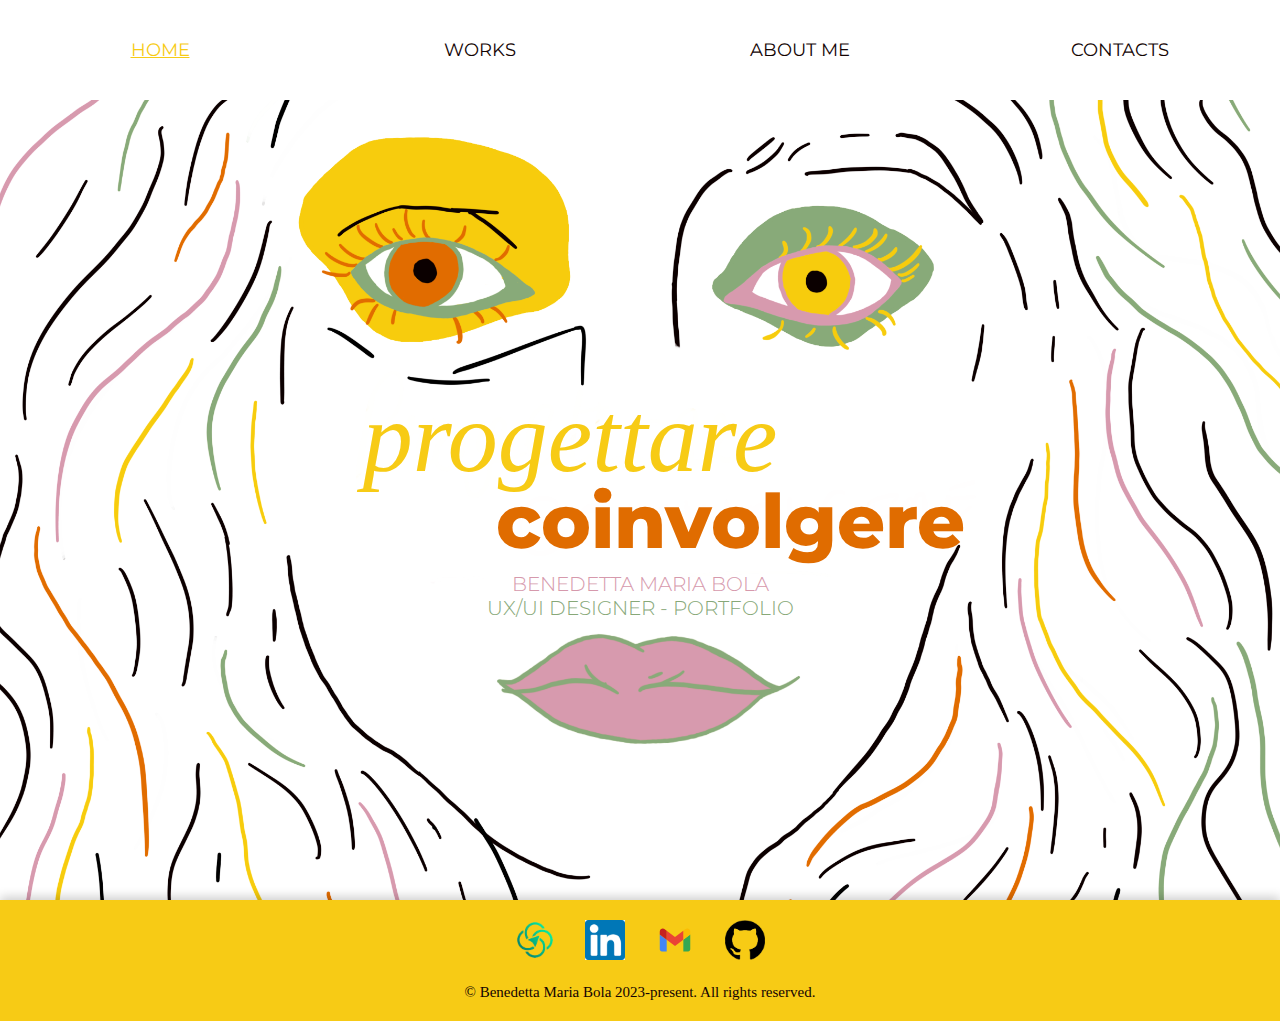
<file: index.html>
<!DOCTYPE html>
<html lang="en">

<head>
    <meta charset="UTF-8">
    <meta name="viewport" content="width=device-width, initial-scale=1.0">
    <title>Home - Benedetta Maria Bola</title>
    <link rel="stylesheet" href="./assets/css/home.css">
</head>

<body>

    <header>
        <ul class="header-list">
            <li class="header-list-item home">home</li>
            <li class="header-list-item works">
                <a href="./works.html">works</a>
            </li>
            <li class="header-list-item about-me">
                <a href="./about-me.html">about me</a>
            </li>
            <li class="header-list-item contacts">
                <a href="./contacts.html">contacts</a>
            </li>
        </ul>
    </header>

    <div class="main-title">
        <h1 class="main-title-yellow">progettare</h1>
        <h1 class="main-title-orange">coinvolgere</h1>
    </div>

    <div class="second-title">
        <h2 class="name">Benedetta Maria Bola</h2>
        <h2 class="description">ux/ui designer - portfolio</h2>
    </div>

    <footer>
        <div class="img-container">
            <a href="https://talent.start2impact.it/profile/benedetta-maria-bola">
                <img src="./assets/imgs/s2i-logo.png" alt="start2impact BMB">
            </a>
            <a href="https://www.linkedin.com/in/benedetta-maria-bola/">
                <img src="./assets/imgs/linkedin-logo.png" alt="profilo linkedin BMB">
            </a>
            <a href="mailto:bolabenedetta.maria@gmail.com">
                <img src="./assets/imgs/gmail-logo.svg" alt="invia una mail a BMB">
            </a>
            <a href="https://github.com/BenedettaMariaBola">
                <img src="./assets/imgs/github-logo.png" alt="github BMB">
            </a>
        </div>
        <p>© Benedetta Maria Bola 2023-present. All rights reserved.</p>
    </footer>

</body>

</html>
</file>
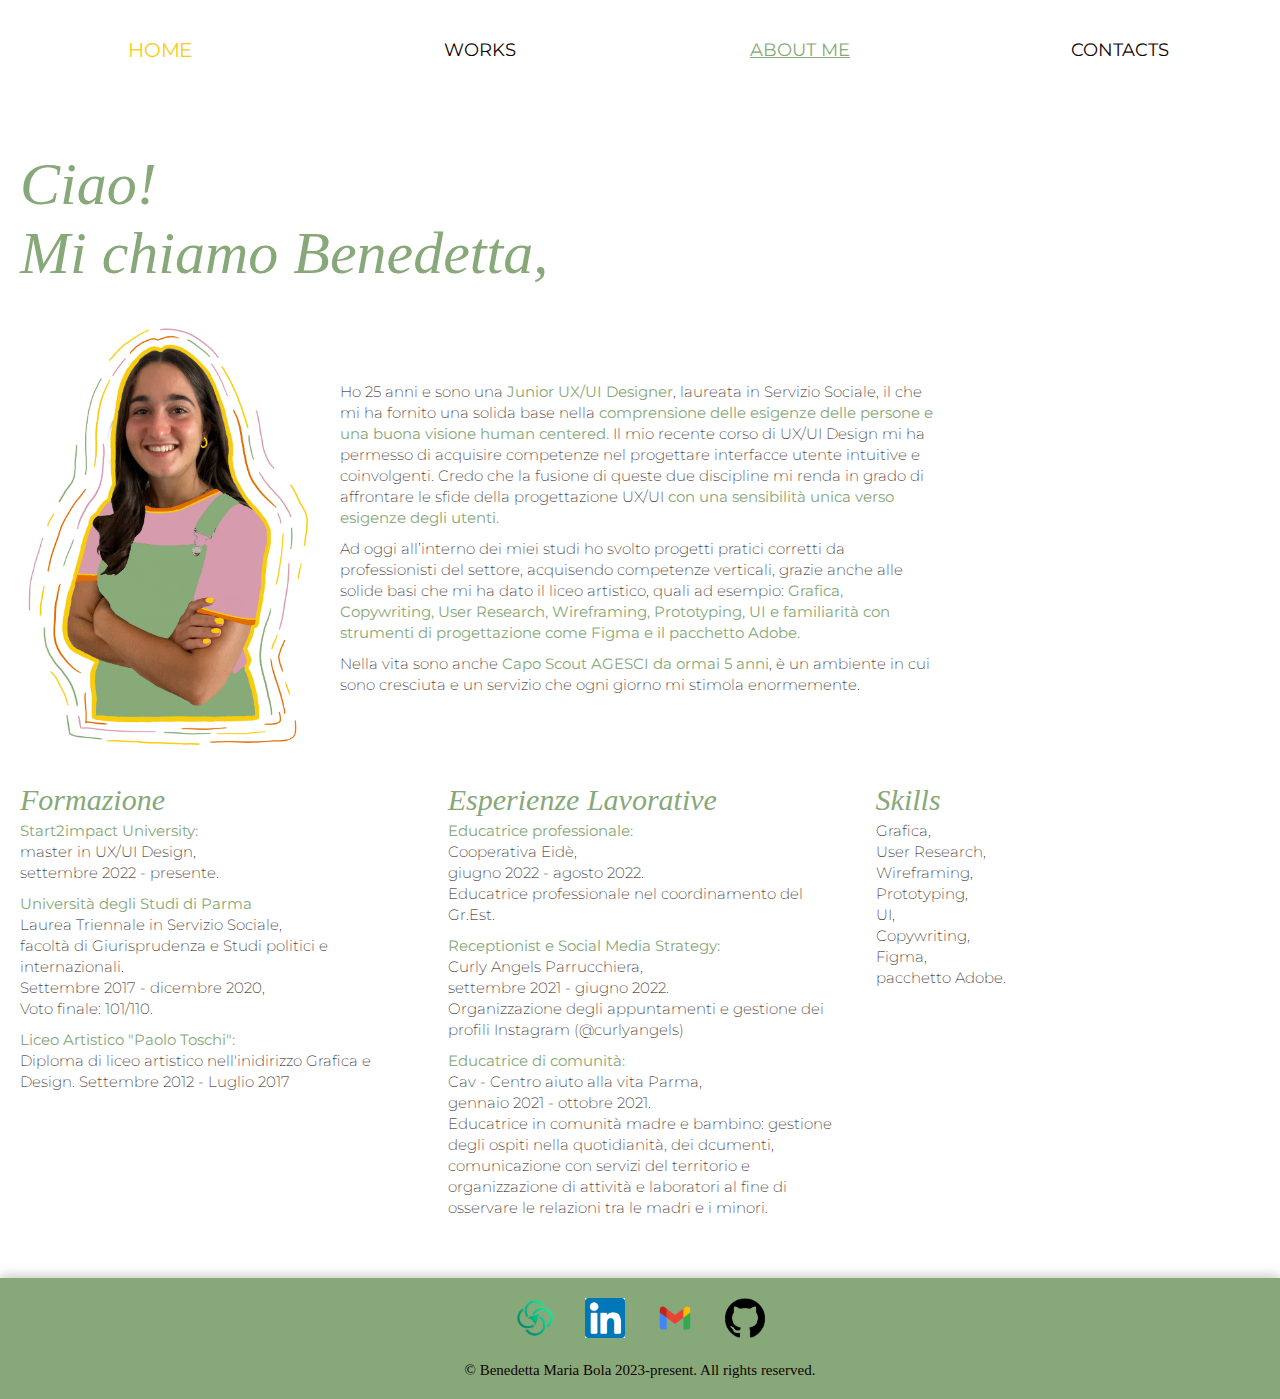
<file: about-me.html>
<!DOCTYPE html>
<html lang="en">

<head>
    <meta charset="UTF-8">
    <meta name="viewport" content="width=device-width, initial-scale=1.0">
    <title>About me - Benedetta Maria Bola</title>
    <link rel="stylesheet" href="assets/css/aboutme.css">
</head>

<body>
    <header>
        <ul class="header-list">
            <li class="header-list-item home">
                <a href="./index.html">home</a>
            </li>
            <li class="header-list-item works">
                <a href="./works.html">works</a>
            </li>
            <li class="header-list-item about-me">about me</li>
            <li class="header-list-item contacts">
                <a href="./contacts.html">contacts</a>
            </li>
        </ul>
    </header>

    <div class="main-title-green">
        <h1 class="title-one">Ciao!</h1>
        <h1 class="title-two">Mi chiamo Benedetta,</h1>
    </div>

    <div class="presentation-container">
        <img class="foto-portfolio" src="/assets/imgs/otoportfolioBMB.png" alt="foto portfolio Benedetta Maria Bola" />

        <div class="presentation-paragraph">
            <p class="presentation">Ho 25 anni e sono una <strong>Junior UX/UI Designer</strong>, laureata in Servizio Sociale, il che mi
                ha fornito una solida base nella <strong>comprensione delle esigenze delle persone e una buona visione human
                centered.</strong>
                Il mio recente corso di UX/UI Design mi ha permesso di acquisire competenze nel progettare interfacce
                utente intuitive e coinvolgenti.
                Credo che la fusione di queste due discipline mi renda in grado di affrontare
                le sfide della progettazione UX/UI <strong>con una sensibilità unica verso esigenze degli utenti.</strong></p>

            <p class="presentation">Ad oggi all’interno dei miei studi ho svolto progetti pratici corretti da
                professionisti del settore,
                acquisendo competenze verticali, grazie anche alle solide basi che mi ha dato il liceo artistico, quali
                ad esempio: <strong> Grafica, Copywriting, User Research, Wireframing, Prototyping, UI e familiarità con
                strumenti di progettazione come Figma e il pacchetto Adobe.</strong></p>

            <p class="presentation">Nella vita sono anche <strong>Capo Scout AGESCI da ormai 5 anni</strong>, è un ambiente in cui sono
                cresciuta e un servizio che ogni giorno mi stimola enormemente.</p>
        </div>

    </div>

    <div class="card-container">
        <div class="card">
            <h2>formazione</h2>
            <p> <strong>Start2impact University:</strong><br>
                master in UX/UI Design,<br>
                settembre 2022 - presente.</p>

            <p> <strong>Università degli Studi di Parma </strong> <br>
                Laurea Triennale in Servizio Sociale, <br>
                facoltà di Giurisprudenza e Studi politici e internazionali. <br>
                Settembre 2017 - dicembre 2020, <br>
                Voto finale: 101/110.
            </p>

            <p> <strong>Liceo Artistico "Paolo Toschi":</strong> <br>
                Diploma di liceo artistico nell'inidirizzo Grafica e Design.
                Settembre 2012 - Luglio 2017
            </p>
        </div>

        <div class="card">
            <h2>esperienze lavorative</h2>
            <p> <strong>Educatrice professionale:</strong> <br>
                Cooperativa Eidè,<br>
                giugno 2022 - agosto 2022.<br>
                Educatrice professionale nel coordinamento del Gr.Est.</p>

            <p> <strong>Receptionist e Social Media Strategy:</strong> <br>
                Curly Angels Parrucchiera, <br>
                settembre 2021 - giugno 2022. <br>
                Organizzazione degli appuntamenti e gestione dei profili Instagram (@curlyangels)
            </p>

            <p> <strong>Educatrice di comunità:</strong><br>
                Cav - Centro aiuto alla vita Parma, <br>
                gennaio 2021 - ottobre 2021. <br>
                Educatrice in comunità madre e bambino: gestione degli ospiti nella quotidianità, dei dcumenti,
                comunicazione con servizi del territorio e organizzazione di attività e laboratori al fine di osservare
                le relazioni tra le madri e i minori.
            </p>

        </div>

        <div class="card">
            <h2>skills</h2>
            <p>Grafica, <br>
                User Research, <br>
                Wireframing, <br>
                Prototyping, <br>
                UI, <br>
                Copywriting, <br>
                Figma, <br>
                pacchetto Adobe.</p>
        </div>
    </div>

    <footer>
        <div class="img-container">
            <a href="https://talent.start2impact.it/profile/benedetta-maria-bola">
                <img src="./assets/imgs/s2i-logo.png" alt="start2impact BMB">
            </a>
            <a href="https://www.linkedin.com/in/benedetta-maria-bola/">
                <img src="./assets/imgs/linkedin-logo.png" alt="profilo linkedin BMB">
            </a>
            <a href="mailto:bolabenedetta.maria@gmail.com">
                <img src="./assets/imgs/gmail-logo.svg" alt="invia una mail a BMB">
            </a>
            <a href="https://github.com/BenedettaMariaBola">
                <img src="./assets/imgs/github-logo.png" alt="github BMB">
            </a>
        </div>
        <p>© Benedetta Maria Bola 2023-present. All rights reserved.</p>
    </footer>

</body>

</html>
</file>
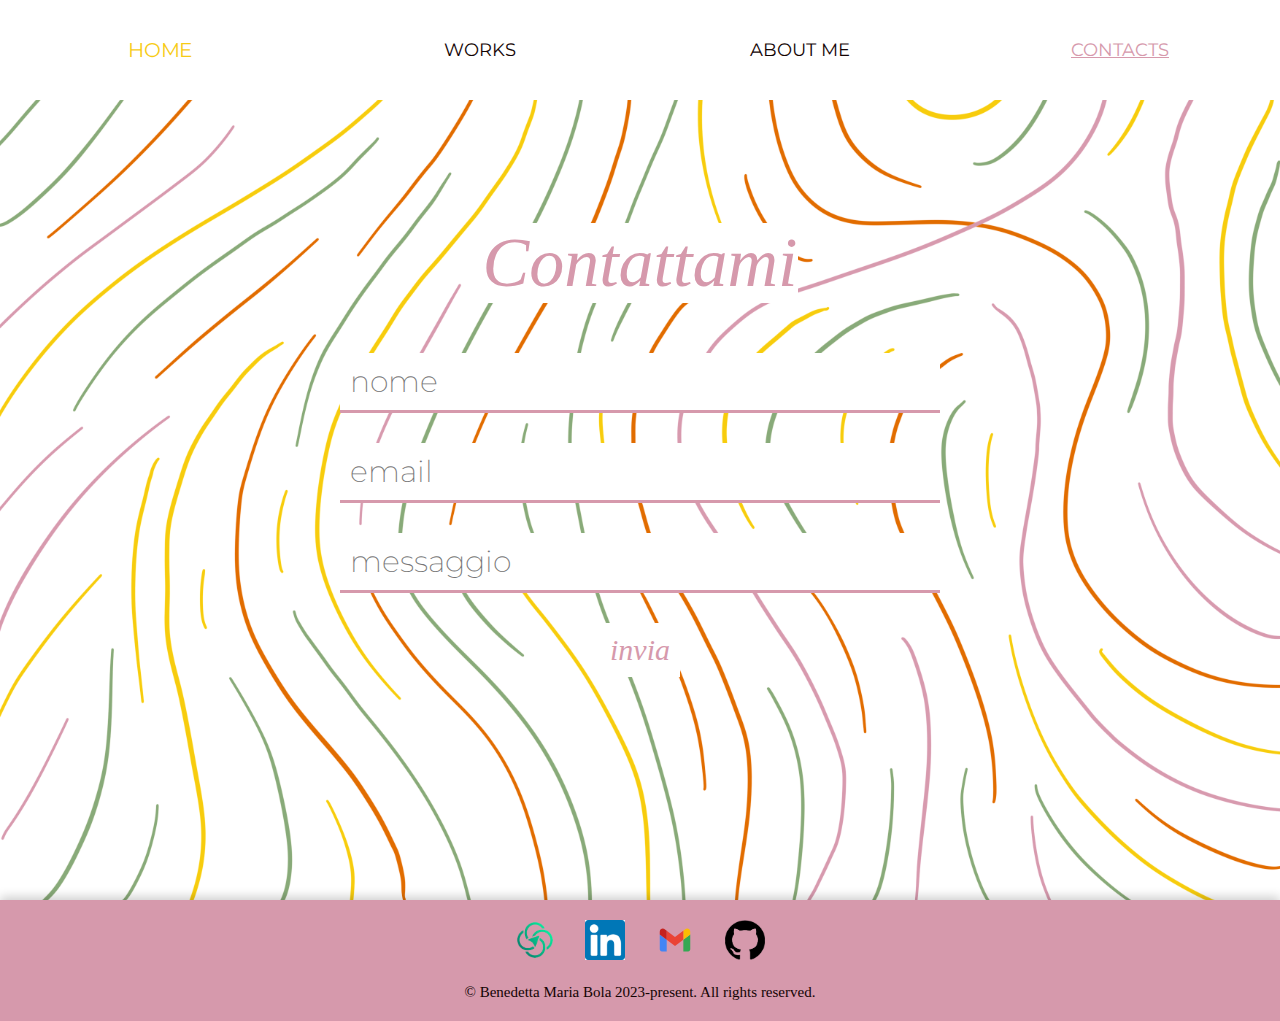
<file: contacts.html>
<!DOCTYPE html>
<html lang="en">

<head>
    <meta charset="UTF-8">
    <meta name="viewport" content="width=device-width, initial-scale=1.0">
    <title>Contacts - Benedetta Maria Bola</title>
    <link rel="stylesheet" href="assets/css/contacts.css">
</head>

<body>
    <header>
        <ul class="header-list">
            <li class="header-list-item home">
                <a href="./index.html">home</a>
            </li>
            <li class="header-list-item works">
                <a href="./works.html">works</a>
            </li>
            <li class="header-list-item about-me">
                <a href="./about-me.html">about me</a>
            </li>
            <li class="header-list-item contacts">contacts</li>
        </ul>
    </header>

    <div class="contacts-container">
            <h1 class="main-title">contattami</h1>

        <form action="https://formsubmit.co/bolabenedetta.maria@gmail.com" method="POST">
            <input type="text" name="name" placeholder="nome" required>
            <input type="email" name="email" placeholder="email" required>
            <input type="text" name="message" placeholder="messaggio" required>
            <input type="hidden" name="_captcha" value="false">
            <input type="hidden" name="_template" value="table">
            <input type="hidden" name="_next" value="https://yourdomain.co/thanks.html">
            <button type="submit">invia</button>
       </form>

    </div>

    <footer>
        <div class="img-container">
            <a href="https://talent.start2impact.it/profile/benedetta-maria-bola">
                <img src="./assets/imgs/s2i-logo.png" alt="start2impact BMB">
            </a>
            <a href="https://www.linkedin.com/in/benedetta-maria-bola/">
                <img src="./assets/imgs/linkedin-logo.png" alt="profilo linkedin BMB">
            </a>
            <a href="mailto:bolabenedetta.maria@gmail.com">
                <img src="./assets/imgs/gmail-logo.svg" alt="invia una mail a BMB">
            </a>
            <a href="https://github.com/BenedettaMariaBola">
                <img src="./assets/imgs/github-logo.png" alt="github BMB">
            </a>
        </div>
        <p>© Benedetta Maria Bola 2023-present. All rights reserved.</p>
    </footer>
    
</body>
</file>
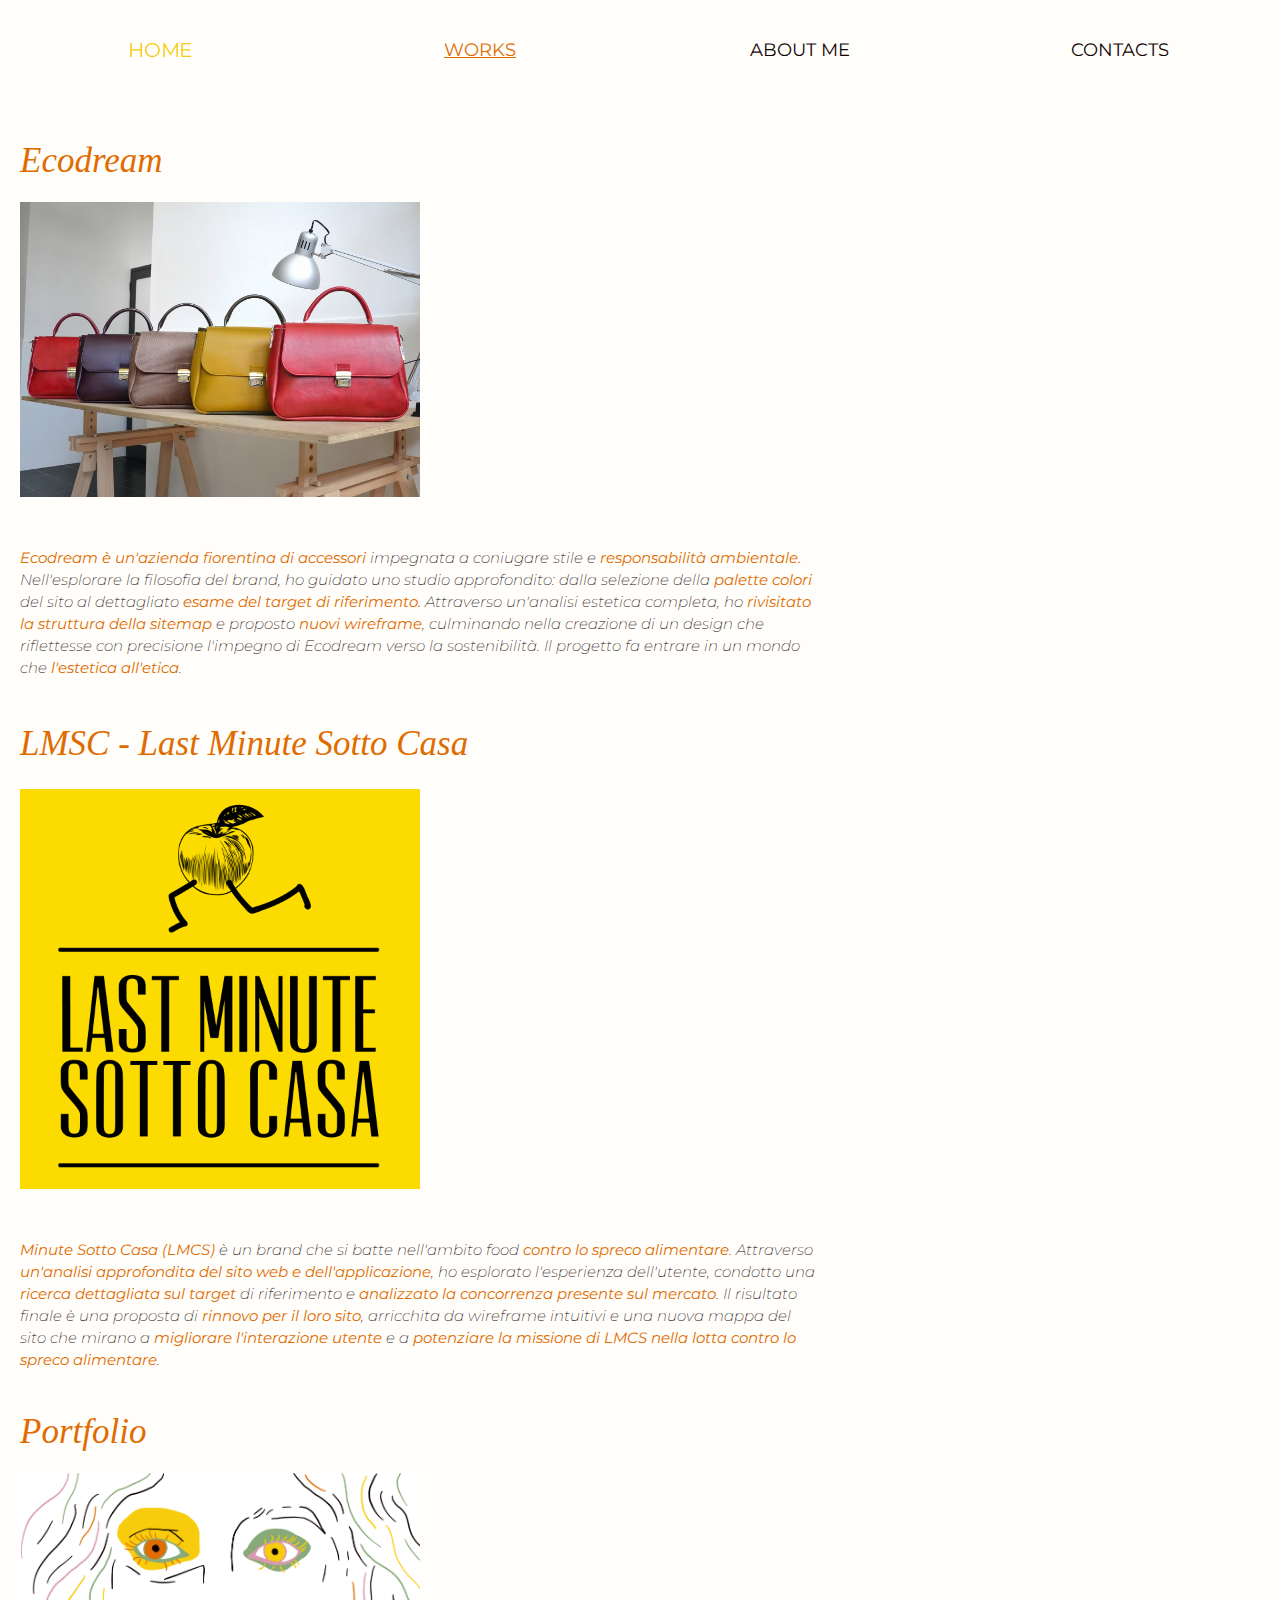
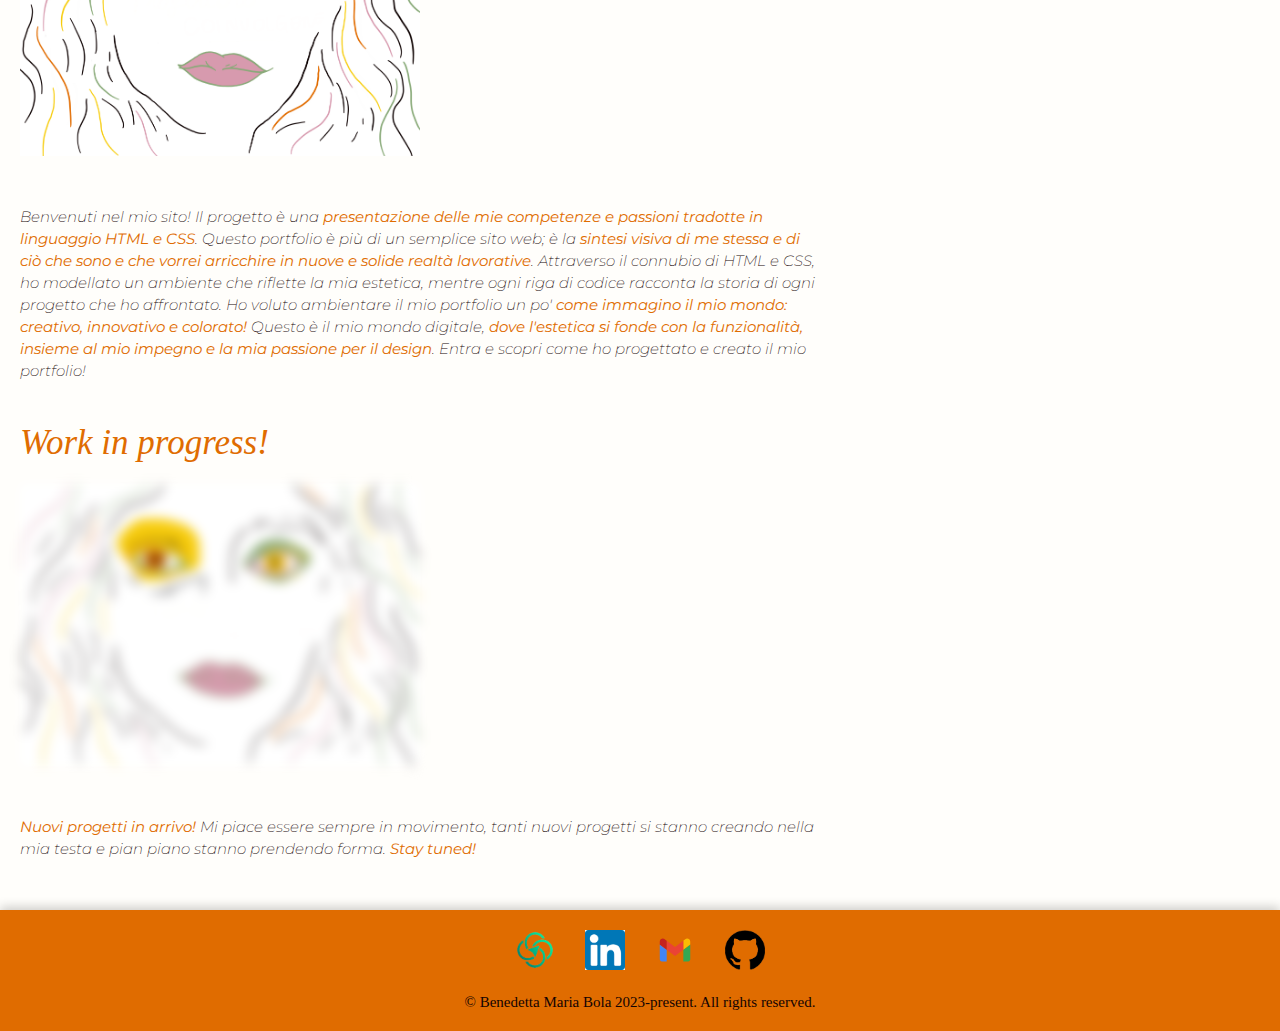
<file: works.html>
<!DOCTYPE html>
<html lang="en">

<head>
    <meta charset="UTF-8">
    <meta name="viewport" content="width=device-width, initial-scale=1.0">
    <title>Works - Benedetta Maria Bola</title>
    <link rel="stylesheet" href="assets/css/works.css">
</head>

<body>
    <header>
        <ul class="header-list">
            <li class="header-list-item home">
                <a href="./index.html">home</a>
            </li>
            <li class="header-list-item works">works</li>
            <li class="header-list-item about-me">
                <a href="./about-me.html">about me</a>
            </li>
            <li class="header-list-item contacts">
                <a href="./contacts.html">contacts</a>
            </li>
        </ul>
    </header>

    <div class="works-container">

        <div class="first-section">
            <p>Ecodream</p>
            <img class="ecodream-works img" src="/assets/imgs/borseecodream.jpeg" alt="logo Ecodream design">
            <p class="description"> <strong>Ecodream è un'azienda fiorentina di accessori</strong> impegnata a coniugare
                    stile e <strong>responsabilità ambientale.</strong>
                     Nell'esplorare la filosofia del brand, ho guidato uno studio approfondito:
                    dalla selezione della <strong>palette colori</strong> del sito al dettagliato <strong>esame del target
                    di riferimento.</strong>
                    Attraverso un'analisi estetica completa, ho <strong>rivisitato la struttura della sitemap</strong> e proposto
                    <strong>nuovi wireframe</strong>, culminando nella creazione di un design che riflettesse con precisione l'impegno di Ecodream verso la
                    sostenibilità.
                    Il progetto fa entrare in un mondo che <strong>l'estetica all'etica</strong>.</p>
            <link>
        </div>

        <div class="second-section">
            <p class="lmsc-title">LMSC - Last Minute Sotto Casa</p>
            <img class="lmsc-works img" src="/assets/imgs/logo-lmsc copia.png" alt="logo LMSC">
            <p class="description"> <strong> Minute Sotto Casa (LMCS)</strong> è un brand che si batte nell'ambito food <strong>contro lo
                spreco alimentare</strong>.
                Attraverso <strong>un'analisi approfondita del sito web e dell'applicazione</strong>, ho esplorato l'esperienza
                dell'utente,
                condotto una <strong>ricerca dettagliata sul target</strong> di riferimento e <strong>analizzato la concorrenza presente sul
                mercato</strong>.
                Il risultato finale è una proposta di <strong>rinnovo per il loro sito</strong>, arricchita da wireframe intuitivi e
                una nuova mappa
                del sito che mirano a <strong>migliorare l'interazione utente</strong> e a <strong>potenziare la missione di LMCS nella
                lotta contro lo spreco alimentare</strong>.</p>
            <link>
        </div>

        <div class="third-section">
            <p>Portfolio</p>
            <img class="portfolio-works img" src="/assets/imgs/portfolioface.png" alt="foto portfolio BMB">
            <p class="description">Benvenuti nel mio sito!
                Il progetto è una <strong>presentazione delle mie competenze e passioni tradotte in linguaggio HTML e CSS</strong>.
                Questo portfolio è più di un semplice sito web; è la <strong>sintesi visiva
                di me stessa e di ciò che sono e che vorrei arricchire in nuove e solide realtà lavorative</strong>.
                Attraverso il connubio di HTML e CSS, ho modellato un ambiente che riflette la mia estetica,
                mentre ogni riga di codice racconta la storia di ogni progetto che ho affrontato.
                Ho voluto ambientare il mio portfolio un po' <strong>come immagino il mio mondo: creativo, innovativo e
                colorato!</strong>
                Questo è il mio mondo digitale, <strong>dove l'estetica si fonde con la funzionalità, insieme al mio impegno
                e la mia passione per il design</strong>. Entra e scopri come ho progettato e creato il mio portfolio!
            </p>
            <link>
        </div>

        <div class="fourth-section">
            <p>Work in progress!</p>
            <img class="works-in-progress img" src="/assets/imgs/portfolioface.png" alt="foto portfolio BMB">
            <p class="description"> <strong>Nuovi progetti in arrivo!</strong>
                Mi piace essere sempre in movimento, tanti nuovi progetti si stanno creando
                nella mia testa e pian piano stanno prendendo forma. <strong>Stay tuned!</strong>
            </p>
            <link>
        </div>

    </div>

    <footer>
        <div class="img-container">
            <a href="https://talent.start2impact.it/profile/benedetta-maria-bola">
                <img src="./assets/imgs/s2i-logo.png" alt="start2impact BMB">
            </a>
            <a href="https://www.linkedin.com/in/benedetta-maria-bola/">
                <img src="./assets/imgs/linkedin-logo.png" alt="profilo linkedin BMB">
            </a>
            <a href="mailto:bolabenedetta.maria@gmail.com">
                <img src="./assets/imgs/gmail-logo.svg" alt="invia una mail a BMB">
            </a>
            <a href="https://github.com/BenedettaMariaBola">
                <img src="./assets/imgs/github-logo.png" alt="github BMB">
            </a>
        </div>
        <p>© Benedetta Maria Bola 2023-present. All rights reserved.</p>
    </footer>

</body>
</file>
<file: assets/css/home.css>
@import url('https://fonts.googleapis.com/css2?family=Montserrat:ital,wght@0,100;0,200;0,300;0,400;0,500;0,600;0,700;0,800;0,900;1,100;1,200;1,300;1,400;1,500;1,600;1,700;1,800;1,900&display=swap');

* {
    padding: 0;
    margin: 0;
    box-sizing: border-box;
}

:root {
    --yellow: #f7cb15;
    --green: #87a878;
    --pink: #d699ac;
    --orange: #e06c00;
    --liquirice: #130303;
    --white: #ffffff;
    --serif: "Times New Roman", Times, serif;
    --sans-serif: "Montserrat", sans-serif;
}

body {
    background-color: var(--white);
    background-image: url("./../imgs/doodlefacemobile.png");
    background-position: center;
    background-size: 700px;
    background-repeat: no-repeat;
    padding: 0 20px;
    width: 100dvw;
    height: 100dvh;
    display: flex;
    justify-content: center;
    align-items: center;
    flex-direction: column;
    overflow-x: hidden;
}

header {
    position: absolute;
    top: 0;
    left: 0;
    background-color: var(--white);
    width: 100%;
    height: 100px;
}

/* UL */
.header-list {
    width: 100%;
    height: 100%;
    display: flex;
    justify-content: center;
    flex-wrap: wrap;
}

/* tutti i LI */
.header-list-item {
    width: 40%;
    display: flex;
    justify-content: center;
    align-items: center;
    font-family: 'Montserrat', sans-serif;
    text-transform: uppercase;
    font-size: 16px;
    color: var(--liquirice);
    transition: all 0.3s ease;
}

.header-list-item a {
    color: inherit;
    text-decoration: none;
}

.home {
    color: var(--yellow);
    text-decoration: underline;
    cursor: pointer;
}

.works:hover,
.about-me:hover,
.contacts:hover {
    transform: scale(1.10);
    transition: all 0.3s ease;
}


.works:hover {
    color: var(--orange);
}

.about-me:hover {
    color: var(--green);
}

.contacts:hover {
    color: var(--pink);
}


.main-title {
 
    width: 100%;
    height: fit-content;
    display: flex;
    align-items: center;
    flex-direction: column;
}

.main-title-yellow {
    position: relative;
    font-size: 45px;
    left: -50px;
    top: 5px;
    font-family: var(--serif);
    font-weight: 200;
    font-style: italic;
    color: var(--yellow);
}

.main-title-orange {
    position: relative;
    font-size: 35px;
    left: 25px;
    top: -5px;
    font-family: 'Montserrat', sans-serif;
    font-weight: 800;
    color: var(--orange);
}

.second-title {
    display: flex;
    flex-direction: column;
    align-items: center;
    font-family: "Montserrat", sans-serif;
}

.name {
    text-transform: uppercase;
    font-size: 15px;
    font-weight: 300;
    text-align: center;
    color: var(--pink)
}

.description {
    text-transform: uppercase;
    font-size: 15px;
    font-weight: 300;
    text-align: center;
    color: var(--green)
}

footer {
    background-color: var(--yellow);
    width: 100%;
    position: absolute;
    top: 100dvh;
    left: 0;
    height: fit-content;
    padding: 20px 0;
    box-shadow: 0 -3px 10px rgba(0,0,0,0.2);
}

.img-container {
    display: flex;
    justify-content: center;
    gap: 30px;
}

.img-container img {
    width: 40px;
}

footer>p {
    text-align: center;
    padding-top: 20px;
    color: var(--liquirice);
    font-family: var(--serif);
    font-weight: 200;
    font-size: 15px;
}

/* tablet layout */
@media only screen and (min-width: 768px) {

    body {
        background-color: var(--white);
        background-image: url("./../imgs/doodlefacedesktop.png");
        background-position: center;
        background-size: 1200px;
        background-repeat: no-repeat;
    }

    .header-list {
        flex-wrap: nowrap;
    }

    .header-list-item {
        font-size: 18px;
    }

    .main-title-yellow {
        font-size: 60px;
        left: -70px;
        top: 30px;
    }

    .main-title-orange {
        font-size: 50px;
        left: 60px;
        top: 10px;
    }

    .second-title {
        margin-top: 15px;
    }

    .name,
    .description {
        font-size: 20px;
    }
}

/* desktop layout */
@media only screen and (min-width: 1024px) {

    body {
        background-color: var(--white);
        background-image: url("./../imgs/doodlefacemobile.png");
        background-position: center;
        background-size: 1300px;
        margin-top: 100px;
        background-repeat: no-repeat;
    }

    .main-title {
        bottom: -200px;
    }

    .second-title {
        margin-bottom: 130px;

    }

    .main-title-yellow {
        font-size: 100px;
    }

    .main-title-orange {
        font-size: 75px;
        left: 90px;
    }

    .name,
    .description {
        font-size: 20px;
    }
}
</file>
<file: assets/css/aboutme.css>
@import url('https://fonts.googleapis.com/css2?family=Montserrat:ital,wght@0,100;0,200;0,300;0,400;0,500;0,600;0,700;0,800;0,900;1,100;1,200;1,300;1,400;1,500;1,600;1,700;1,800;1,900&display=swap');

* {
    padding: 0;
    margin: 0;
    box-sizing: border-box;
}

:root {
    --yellow: #f7cb15;
    --green: #87a878;
    --pink: #d699ac;
    --orange: #e06c00;
    --liquirice: #130303;
    --white: #ffffff;
    --serif: "Times New Roman", Times, serif;
    --sans-serif: "Montserrat", sans-serif;
}

body {
    background-color: var(--white);
    padding: 0 20px;
    width: 100dvw;
    height: 100dvh;
    display: flex;
    flex-direction: column;
    gap: 30px;
    margin-bottom: 50px;
    overflow-x: hidden;
}

header {
    position: absolute;
    top: 0;
    left: 0;
    width: 100%;
    height: 100px;
}

/* UL */
.header-list {
    width: 100%;
    height: 100%;
    display: flex;
    justify-content: center;
    flex-wrap: wrap;
}

/* tutti i LI */
.header-list-item {
    width: 40%;
    display: flex;
    justify-content: center;
    align-items: center;
    font-family: 'Montserrat', sans-serif;
    text-transform: uppercase;
    font-size: 16px;
    color: var(--liquirice);
    transition: all 0.3s ease;
}

.header-list-item a {
    color: inherit;
    text-decoration: none;
}

.about-me {
    color: var(--green);
    text-decoration: underline;
    cursor: pointer;
}

.works:hover,
.home:hover,
.contacts:hover {
    transform: scale(1.10);
    transition: all 0.3s ease;
}

.works:hover {
    color: var(--orange);
}

.home:hover {
    color: var(--yellow);
}

.contacts:hover {
    color: var(--pink);
}

/* blocco ciao e benedetta */
.main-title-green {
    display: flex;
    flex-direction: column;
    margin-top: 150px;
}

/* ciao! */
.title-one {
    color: var(--green);
    font-size: 35px;
    text-transform: capitalize;
    font-family: var(--serif);
    font-weight: 200;
    font-style: italic;
}

.presentation-container {
    display: flex;
    flex-direction: column;
    align-items: center;
    gap: 20px;
    line-height: 21px;
}

.foto-portfolio {
    width: 100%;
    max-width: 300px;
}

.presentation-paragraph {
    display: flex;
    flex-direction: column;
    gap: 10px;
}

.presentation {
    color: var(--liquirice);
    font-size: 15px;
    font-family: var(--sans-serif);
    font-weight: 200;
}

/* mi chiamo benedetta */
.title-two {
    color: var(--green);
    font-size: 35px;
    font-family: var(--serif);
    font-weight: 200;
    font-style: italic;
}

.card-container {
    display: flex;
    flex-direction: column;
    gap: 20px;
    line-height: 21px;
}

.card {
    display: flex;
    flex-direction: column;
    width: 100%;
    gap: 10px;
}

.card h2 {
    font-family: var(--serif);
    font-size: 30px;
    font-weight: 200;
    font-style: italic;
    text-transform: capitalize;
    color: var(--green);
}

.card p {
    font-family: var(--sans-serif);
    font-size: 15px;
    font-weight: 200;
    color: var(--liquirice);
}

strong {
    color: var(--green);
}

footer {
    background-color: var(--green);
    width: 100dvw;
    position: relative;
    left: -20px;
    height: fit-content;
    margin-top: 30px;
    padding: 20px 0;
    box-shadow: 0 -3px 10px rgba(0,0,0,0.2);
}

.img-container {
    display: flex;
    justify-content: center;
    gap: 30px;
}

.img-container img {
    width: 40px;
}

footer>p {
    text-align: center;
    padding-top: 20px;
    color: var(--liquirice);
    font-family: var(--serif);
    font-weight: 200;
    font-size: 15px;
}

/* tablet layout */
@media only screen and (min-width: 768px) {

    .header-list {
        flex-wrap: nowrap;
    }

    .header-list-item {
        font-size: 18px;
    }

    .title-one {
        font-size: 50px;
    }

    .title-two {
        font-size: 50px;

    }

    .card-container {
        flex-direction: row;
        flex-wrap: wrap;
        justify-content: space-between;
    }

    .card {
        width: 48%;
    }

    .presentation-container {
        display: flex;
        flex-direction: row;
    }

    .presentation-paragraph {
        max-width: 600px;
    }

}

/* desktop layout */
@media only screen and (min-width: 1024px) {

    .title-one {
        font-size: 60px;
    }

    .title-two {
        font-size: 60px;
    }

    .card {
        width: 31%
    }

}
</file>
<file: assets/css/contacts.css>
@import url('https://fonts.googleapis.com/css2?family=Montserrat:ital,wght@0,100;0,200;0,300;0,400;0,500;0,600;0,700;0,800;0,900;1,100;1,200;1,300;1,400;1,500;1,600;1,700;1,800;1,900&display=swap');

* {
    padding: 0;
    margin: 0;
    box-sizing: border-box;
}

:root {
    --yellow: #f7cb15;
    --green: #87a878;
    --pink: #d699ac;
    --orange: #e06c00;
    --liquirice: #130303;
    --white: #ffffff;
    --serif: "Times New Roman", Times, serif;
    --sans-serif: "Montserrat", sans-serif;
}

body {
    background-color: var(--white);
    background-image: url("./../imgs/patternline.png");
    background-position: center;
    background-size: cover;
    padding: 0 20px;
    width: 100dvw;
    height: 100dvh;
    display: flex;
    justify-content: center;
    align-items: center;
    flex-direction: column;
    overflow-x: hidden;
}

header {
    position: absolute;
    top: 0;
    left: 0;
    background-color: var(--white);
    width: 100%;
    height: 100px;
}

/* UL */
.header-list {
    width: 100%;
    height: 100%;
    display: flex;
    justify-content: center;
    flex-wrap: wrap;
}

/* tutti i LI */
.header-list-item {
    width: 40%;
    display: flex;
    justify-content: center;
    align-items: center;
    font-family: 'Montserrat', sans-serif;
    text-transform: uppercase;
    font-size: 16px;
    color: var(--liquirice);
    transition: all 0.3s ease;
}

.header-list-item a {
    color: inherit;
    text-decoration: none;
}

.contacts {
    color: var(--pink);
    text-decoration: underline;
    cursor: pointer;
}

.works:hover,
.home:hover,
.about-me:hover {
    transform: scale(1.10);
    transition: all 0.3s ease;
}

.works:hover {
    color: var(--orange);
}

.home:hover {
    color: var(--yellow);
}

.about-me:hover {
    color: var(--green);
}

.contacts-container {
    display: flex;
    flex-direction: column;
    align-items: center;
}

.main-title {
    background-color: var(--white);
    color: var(--pink);
    font-family: var(--serif);
    margin-bottom: 50px;
    font-size: 35px;
    font-weight: 200;
    font-style: italic;
    text-transform: capitalize;
}

form {
    background-color: none;
    display: flex;
    flex-direction: column;
    align-items: center;
    gap: 30px;
}

form>input {
    padding: 10px;
    outline: none;
    border: none;
    background-color: none;
    border-bottom: 3px solid var(--pink);
    width: 250px;
    font-family: var(--sans-serif);
    font-size: 15px;
    font-weight: 200;
    color: var(--liquirice)
}

form>button {
    background-color: var(--white);
    padding: 10px;
    border: none;
    font-family: var(--serif);
    font-size: 20px;
    font-weight: 200;
    font-style: italic;
    color: var(--pink);
}

footer {
    background-color: var(--pink);
    width: 100%;
    position: absolute;
    top: 100dvh;
    left: 0;
    height: fit-content;
    padding: 20px 0;
    box-shadow: 0 -3px 10px rgba(0,0,0,0.2);
}

.img-container {
    display: flex;
    justify-content: center;
    gap: 30px;
}

.img-container img {
    width: 40px;
}

footer>p {
    text-align: center;
    padding-top: 20px;
    color: var(--liquirice);
    font-family: var(--serif);
    font-weight: 200;
    font-size: 15px;
}

/* tablet layout */
@media only screen and (min-width: 768px) {

    .header-list {
        flex-wrap: nowrap;
    }

    .header-list-item {
        font-size: 18px;
    }

    .main-title {
        font-size: 50px;
    }

    form>input {
        width: 400px;
        font-size: 20px;
        font-weight: 200;
    }

    form>button {
        font-size: 25px;
    }
}

/* desktop layout */
@media only screen and (min-width: 1024px) {

    .main-title {
        font-size: 70px;
    }

    form>input {
        width: 600px;
        font-size: 30px;
        font-weight: 200;
    }

    form>button {
        font-size: 30px;
    }
}
</file>
<file: assets/css/works.css>
@import url('https://fonts.googleapis.com/css2?family=Montserrat:ital,wght@0,100;0,200;0,300;0,400;0,500;0,600;0,700;0,800;0,900;1,100;1,200;1,300;1,400;1,500;1,600;1,700;1,800;1,900&display=swap');

* {
    padding: 0;
    margin: 0;
    box-sizing: border-box;
}

:root {
    --yellow: #f7cb15;
    --green: #87a878;
    --pink: #d699ac;
    --orange: #e06c00;
    --liquirice: #130303;
    --white: #fffefb;
    --serif: "Times New Roman", Times, serif;
    --sans-serif: "Montserrat", sans-serif;
}

body {
    background-color: var(--white);
    padding: 0 20px;
    width: 100dvw;
    height: fit-content;
    min-height: 100dvh;
    padding-top: 150px;
    overflow-x: hidden;
}

header {
    position: absolute;
    top: 0;
    left: 0;
    width: 100%;
    height: 100px;
}

/* UL */
.header-list {
    width: 100%;
    height: 100%;
    display: flex;
    justify-content: center;
    flex-wrap: wrap;
}

/* tutti i LI */
.header-list-item {
    width: 40%;
    display: flex;
    justify-content: center;
    align-items: center;
    font-family: 'Montserrat', sans-serif;
    text-transform: uppercase;
    font-size: 16px;
    color: var(--liquirice);
    transition: all 0.3s ease;
}

.header-list-item a {
    color: inherit;
    text-decoration: none;
}

.works {
    color: var(--orange);
    text-decoration: underline;
    cursor: pointer;
}

.about-me:hover,
.home:hover,
.contacts:hover {
    transform: scale(1.10);
    transition: all 0.3s ease;
}

.about-me:hover {
    color: var(--green);
}

.home:hover {
    color: var(--yellow);
}

.contacts:hover {
    color: var(--pink);
}

.works-container {
    display: flex;
    flex-direction: column;
    gap: 50px;
    line-height: 22px;
}

.first-section {
    display: flex;
    flex-direction: column;
    color: var(--orange);
    font-family: var(--serif);
    font-style: italic;
    font-weight: 200;
    font-size: 35px;
}

.ecodream-works {
    max-width: 250px;
    padding-top: 30px;
}

.second-section {
    display: flex;
    flex-direction: column;
    color: var(--orange);
    font-family: var(--serif);
    font-style: italic;
    font-weight: 200;
    font-size: 35px;
}

.lmsc-title {
    line-height: 30px;
}

.lmsc-works {
    max-width: 250px;
    padding-top: 30px;
}

.third-section {
    display: flex;
    flex-direction: column;
    color: var(--orange);
    font-family: var(--serif);
    font-style: italic;
    font-weight: 200;
    font-size: 35px;
}

.portfolio-works {
    max-width: 250px;
    padding-top: 30px;
}

.fourth-section {
    display: flex;
    flex-direction: column;
    color: var(--orange);
    font-family: var(--serif);
    font-style: italic;
    font-weight: 200;
    font-size: 35px;
}

.works-in-progress {
    max-width: 250px;
    padding-top: 30px;
    filter: blur(6px);
}

.description {
    padding-top: 50px;
    color: var(--liquirice);
    font-family: var(--sans-serif);
    font-weight: 200;
    font-size: 15px;
}

footer {
    background-color: var(--orange);
    width: 100dvw;
    position: relative;
    left: -20px;
    height: fit-content;
    margin-top: 50px;
    padding: 20px 0;
    box-shadow: 0 -3px 10px rgba(0,0,0,0.2);
}

strong {
    color: var(--orange);
}

.img-container {
    display: flex;
    justify-content: center;
    gap: 30px;
}

.img-container img {
    width: 40px;
}

footer>p {
    text-align: center;
    padding-top: 20px;
    color: var(--liquirice);
    font-family: var(--serif);
    font-weight: 200;
    font-size: 15px;
}

/* tablet layout */
@media only screen and (min-width: 768px) {

    .header-list {
        flex-wrap: nowrap;
    }

    .header-list-item {
        font-size: 18px;
    }

    .description {
        max-width: 800px;
    }

    .img {
        max-width: 350px;
    }
}

/* desktop layout */
@media only screen and (min-width: 1024px) {
    .img {
        max-width: 400px
    }
}
</file>
